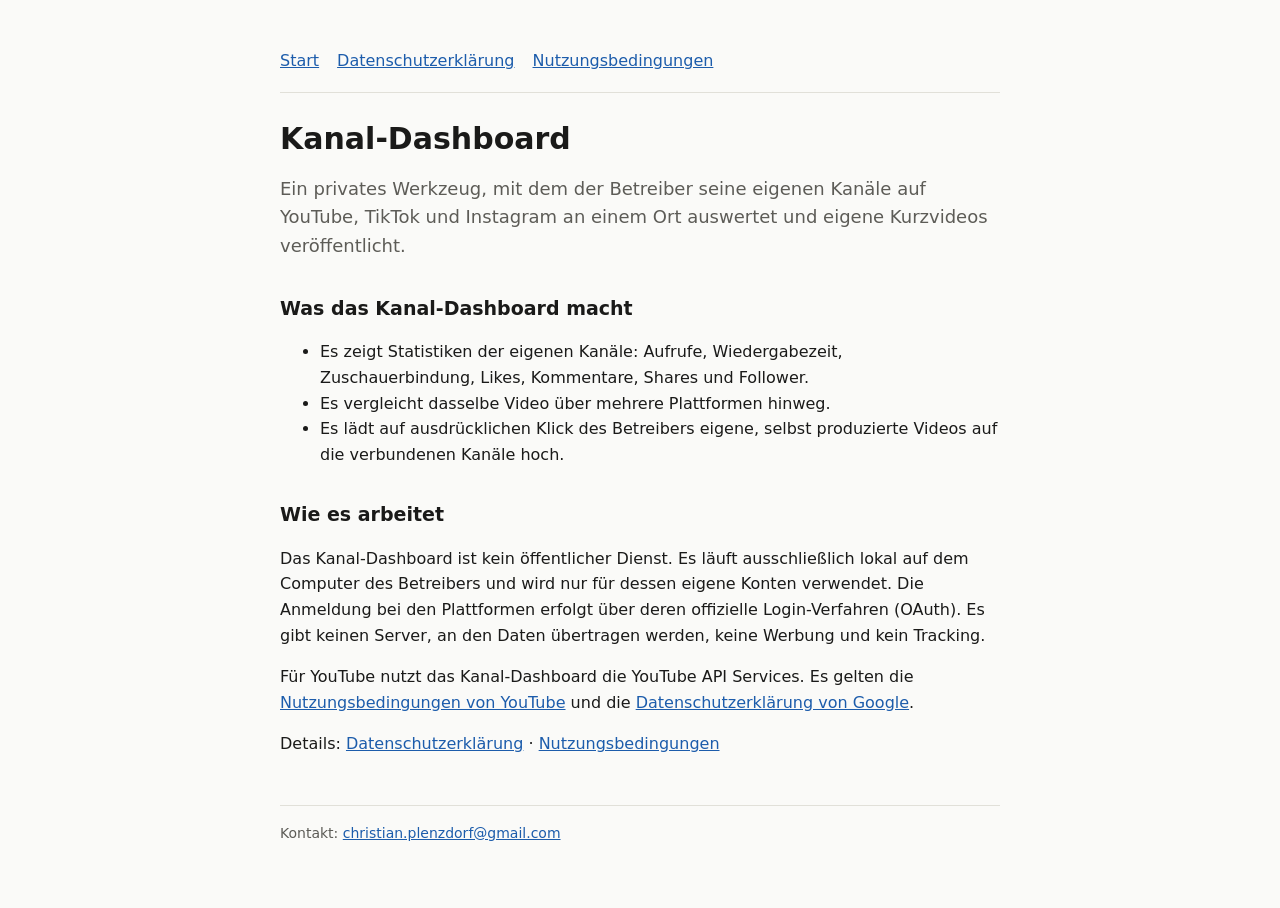
<file: index.html>
<!doctype html>
<html lang="de">
<head>
  <meta charset="utf-8">
  <meta name="viewport" content="width=device-width, initial-scale=1">
  <title>Kanal-Dashboard</title>
  <link rel="stylesheet" href="style.css">
</head>
<body>
<main>
  <nav><a href="./">Start</a><a href="datenschutz.html">Datenschutzerklärung</a><a href="nutzungsbedingungen.html">Nutzungsbedingungen</a></nav>
  <h1>Kanal-Dashboard</h1>
  <p class="lead">Ein privates Werkzeug, mit dem der Betreiber seine eigenen Kanäle auf YouTube, TikTok und Instagram an einem Ort auswertet
    und eigene Kurzvideos veröffentlicht.</p>

  <h2>Was das Kanal-Dashboard macht</h2>
  <ul>
    <li>Es zeigt Statistiken der eigenen Kanäle: Aufrufe, Wiedergabezeit, Zuschauerbindung, Likes, Kommentare, Shares und Follower.</li>
    <li>Es vergleicht dasselbe Video über mehrere Plattformen hinweg.</li>
    <li>Es lädt auf ausdrücklichen Klick des Betreibers eigene, selbst produzierte Videos auf die verbundenen Kanäle hoch.</li>
  </ul>

  <h2>Wie es arbeitet</h2>
  <p>Das Kanal-Dashboard ist kein öffentlicher Dienst. Es läuft ausschließlich lokal auf dem Computer des Betreibers und wird nur für
    dessen eigene Konten verwendet. Die Anmeldung bei den Plattformen erfolgt über deren offizielle Login-Verfahren (OAuth).
    Es gibt keinen Server, an den Daten übertragen werden, keine Werbung und kein Tracking.</p>
  <p>Für YouTube nutzt das Kanal-Dashboard die YouTube API Services. Es gelten die
    <a href="https://www.youtube.com/t/terms">Nutzungsbedingungen von YouTube</a> und die
    <a href="https://policies.google.com/privacy">Datenschutzerklärung von Google</a>.</p>

  <p>Details: <a href="datenschutz.html">Datenschutzerklärung</a> · <a href="nutzungsbedingungen.html">Nutzungsbedingungen</a></p>
  <footer>Kontakt: <a href="mailto:christian.plenzdorf@gmail.com">christian.plenzdorf@gmail.com</a></footer>
</main>
</body>
</html>
</file>
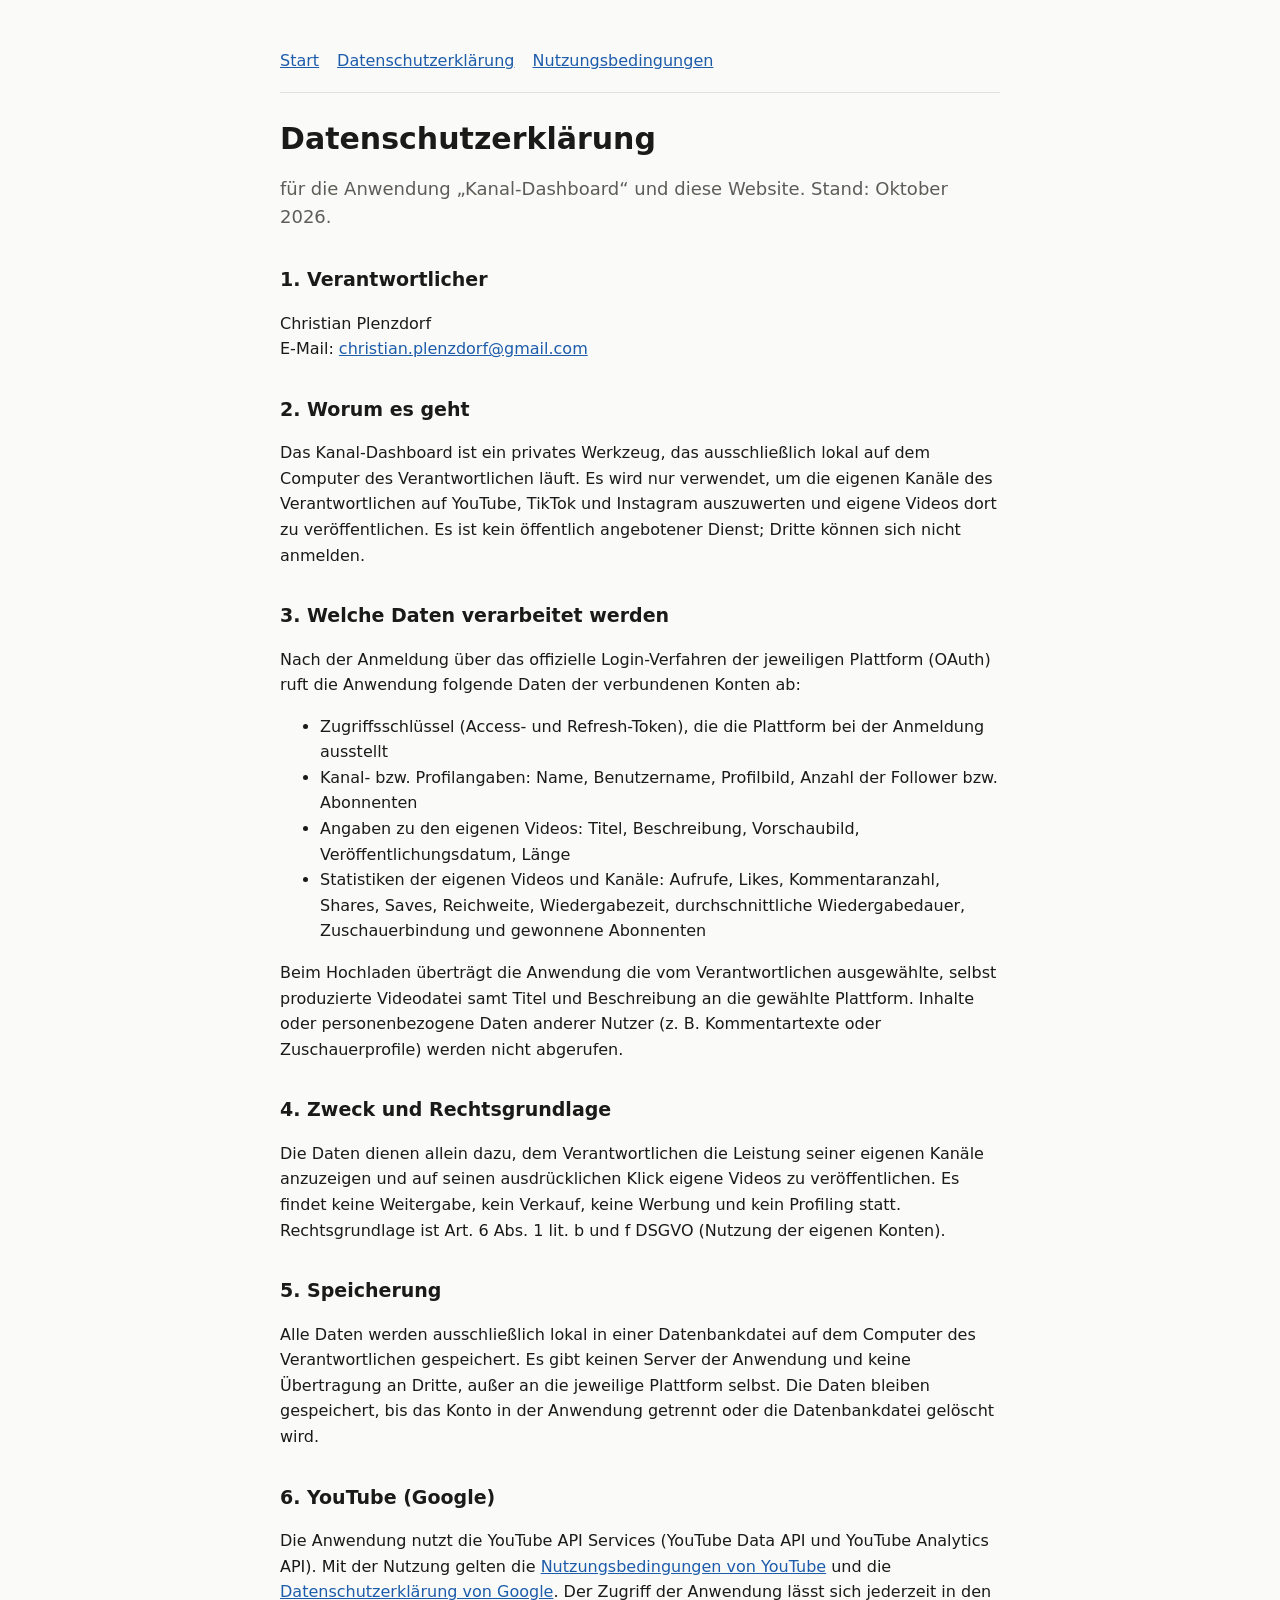
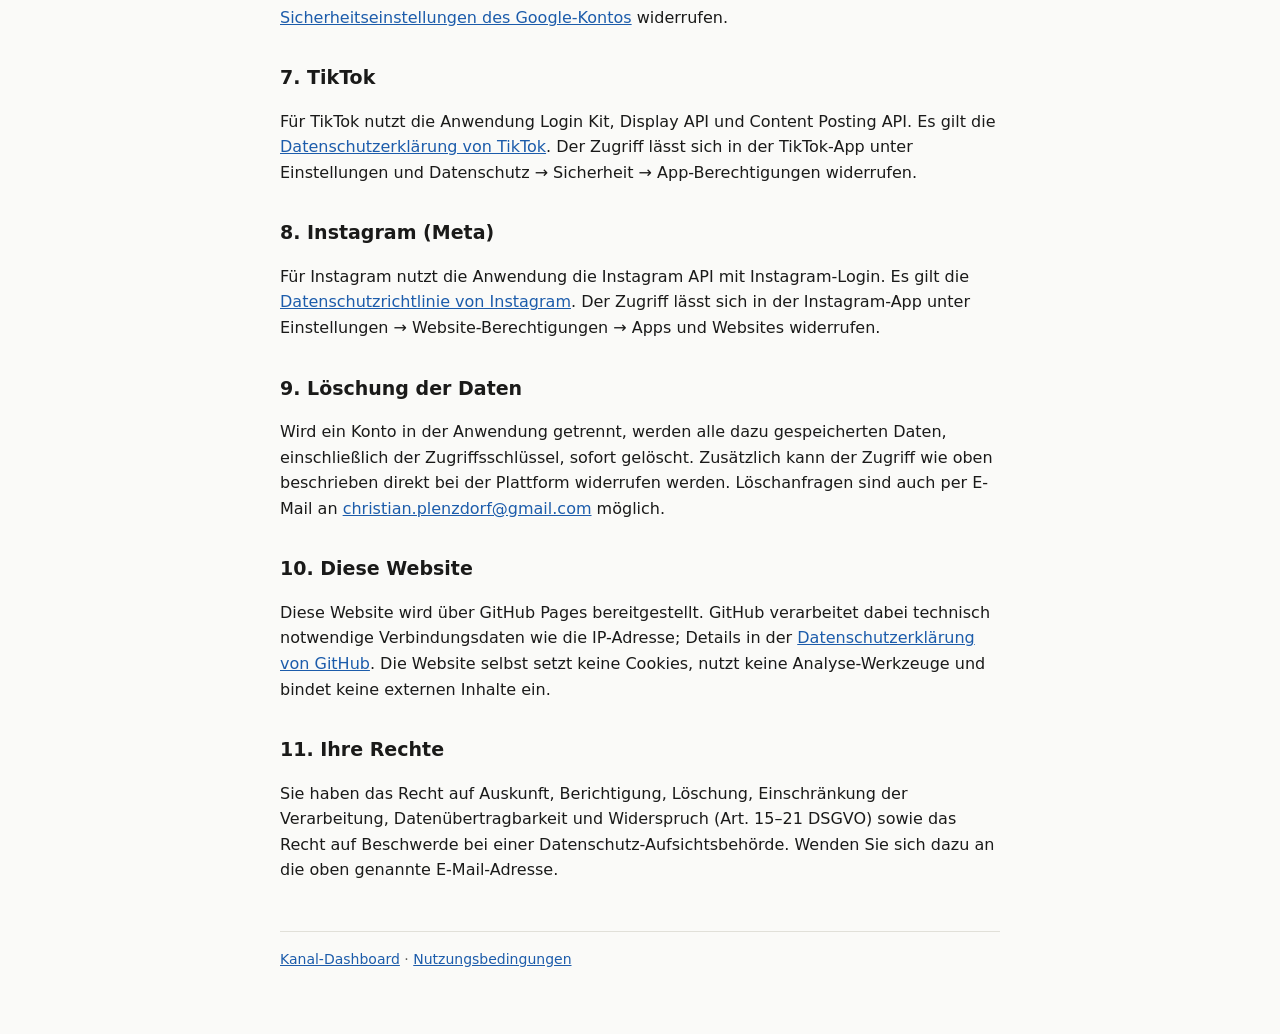
<file: datenschutz.html>
<!doctype html>
<html lang="de">
<head>
  <meta charset="utf-8">
  <meta name="viewport" content="width=device-width, initial-scale=1">
  <title>Datenschutzerklärung · Kanal-Dashboard</title>
  <link rel="stylesheet" href="style.css">
</head>
<body>
<main>
  <nav><a href="./">Start</a><a href="datenschutz.html">Datenschutzerklärung</a><a href="nutzungsbedingungen.html">Nutzungsbedingungen</a></nav>
  <h1>Datenschutzerklärung</h1>
  <p class="lead">für die Anwendung „Kanal-Dashboard“ und diese Website. Stand: Oktober 2026.</p>

  <h2>1. Verantwortlicher</h2>
  <p>Christian Plenzdorf<br>E-Mail: <a href="mailto:christian.plenzdorf@gmail.com">christian.plenzdorf@gmail.com</a></p>

  <h2>2. Worum es geht</h2>
  <p>Das Kanal-Dashboard ist ein privates Werkzeug, das ausschließlich lokal auf dem Computer des Verantwortlichen läuft. Es wird nur
    verwendet, um die eigenen Kanäle des Verantwortlichen auf YouTube, TikTok und Instagram auszuwerten und eigene Videos dort zu
    veröffentlichen. Es ist kein öffentlich angebotener Dienst; Dritte können sich nicht anmelden.</p>

  <h2>3. Welche Daten verarbeitet werden</h2>
  <p>Nach der Anmeldung über das offizielle Login-Verfahren der jeweiligen Plattform (OAuth) ruft die Anwendung folgende Daten der
    verbundenen Konten ab:</p>
  <ul>
    <li>Zugriffsschlüssel (Access- und Refresh-Token), die die Plattform bei der Anmeldung ausstellt</li>
    <li>Kanal- bzw. Profilangaben: Name, Benutzername, Profilbild, Anzahl der Follower bzw. Abonnenten</li>
    <li>Angaben zu den eigenen Videos: Titel, Beschreibung, Vorschaubild, Veröffentlichungsdatum, Länge</li>
    <li>Statistiken der eigenen Videos und Kanäle: Aufrufe, Likes, Kommentaranzahl, Shares, Saves, Reichweite,
      Wiedergabezeit, durchschnittliche Wiedergabedauer, Zuschauerbindung und gewonnene Abonnenten</li>
  </ul>
  <p>Beim Hochladen überträgt die Anwendung die vom Verantwortlichen ausgewählte, selbst produzierte Videodatei samt Titel und
    Beschreibung an die gewählte Plattform. Inhalte oder personenbezogene Daten anderer Nutzer (z. B. Kommentartexte oder
    Zuschauerprofile) werden nicht abgerufen.</p>

  <h2>4. Zweck und Rechtsgrundlage</h2>
  <p>Die Daten dienen allein dazu, dem Verantwortlichen die Leistung seiner eigenen Kanäle anzuzeigen und auf seinen ausdrücklichen
    Klick eigene Videos zu veröffentlichen. Es findet keine Weitergabe, kein Verkauf, keine Werbung und kein Profiling statt.
    Rechtsgrundlage ist Art. 6 Abs. 1 lit. b und f DSGVO (Nutzung der eigenen Konten).</p>

  <h2>5. Speicherung</h2>
  <p>Alle Daten werden ausschließlich lokal in einer Datenbankdatei auf dem Computer des Verantwortlichen gespeichert. Es gibt keinen
    Server der Anwendung und keine Übertragung an Dritte, außer an die jeweilige Plattform selbst. Die Daten bleiben gespeichert, bis
    das Konto in der Anwendung getrennt oder die Datenbankdatei gelöscht wird.</p>

  <h2>6. YouTube (Google)</h2>
  <p>Die Anwendung nutzt die YouTube API Services (YouTube Data API und YouTube Analytics API). Mit der Nutzung gelten die
    <a href="https://www.youtube.com/t/terms">Nutzungsbedingungen von YouTube</a> und die
    <a href="https://policies.google.com/privacy">Datenschutzerklärung von Google</a>.
    Der Zugriff der Anwendung lässt sich jederzeit in den
    <a href="https://security.google.com/settings/security/permissions">Sicherheitseinstellungen des Google-Kontos</a> widerrufen.</p>

  <h2>7. TikTok</h2>
  <p>Für TikTok nutzt die Anwendung Login Kit, Display API und Content Posting API. Es gilt die
    <a href="https://www.tiktok.com/legal/page/eea/privacy-policy/de">Datenschutzerklärung von TikTok</a>.
    Der Zugriff lässt sich in der TikTok-App unter Einstellungen und Datenschutz → Sicherheit → App-Berechtigungen widerrufen.</p>

  <h2>8. Instagram (Meta)</h2>
  <p>Für Instagram nutzt die Anwendung die Instagram API mit Instagram-Login. Es gilt die
    <a href="https://privacycenter.instagram.com/policy">Datenschutzrichtlinie von Instagram</a>.
    Der Zugriff lässt sich in der Instagram-App unter Einstellungen → Website-Berechtigungen → Apps und Websites widerrufen.</p>

  <h2 id="loeschung">9. Löschung der Daten</h2>
  <p>Wird ein Konto in der Anwendung getrennt, werden alle dazu gespeicherten Daten, einschließlich der Zugriffsschlüssel, sofort
    gelöscht. Zusätzlich kann der Zugriff wie oben beschrieben direkt bei der Plattform widerrufen werden. Löschanfragen sind auch
    per E-Mail an <a href="mailto:christian.plenzdorf@gmail.com">christian.plenzdorf@gmail.com</a> möglich.</p>

  <h2>10. Diese Website</h2>
  <p>Diese Website wird über GitHub Pages bereitgestellt. GitHub verarbeitet dabei technisch notwendige Verbindungsdaten wie die
    IP-Adresse; Details in der <a href="https://docs.github.com/de/site-policy/privacy-policies/github-general-privacy-statement">Datenschutzerklärung von GitHub</a>.
    Die Website selbst setzt keine Cookies, nutzt keine Analyse-Werkzeuge und bindet keine externen Inhalte ein.</p>

  <h2>11. Ihre Rechte</h2>
  <p>Sie haben das Recht auf Auskunft, Berichtigung, Löschung, Einschränkung der Verarbeitung, Datenübertragbarkeit und Widerspruch
    (Art. 15–21 DSGVO) sowie das Recht auf Beschwerde bei einer Datenschutz-Aufsichtsbehörde. Wenden Sie sich dazu an die oben
    genannte E-Mail-Adresse.</p>

  <footer><a href="./">Kanal-Dashboard</a> · <a href="nutzungsbedingungen.html">Nutzungsbedingungen</a></footer>
</main>
</body>
</html>
</file>
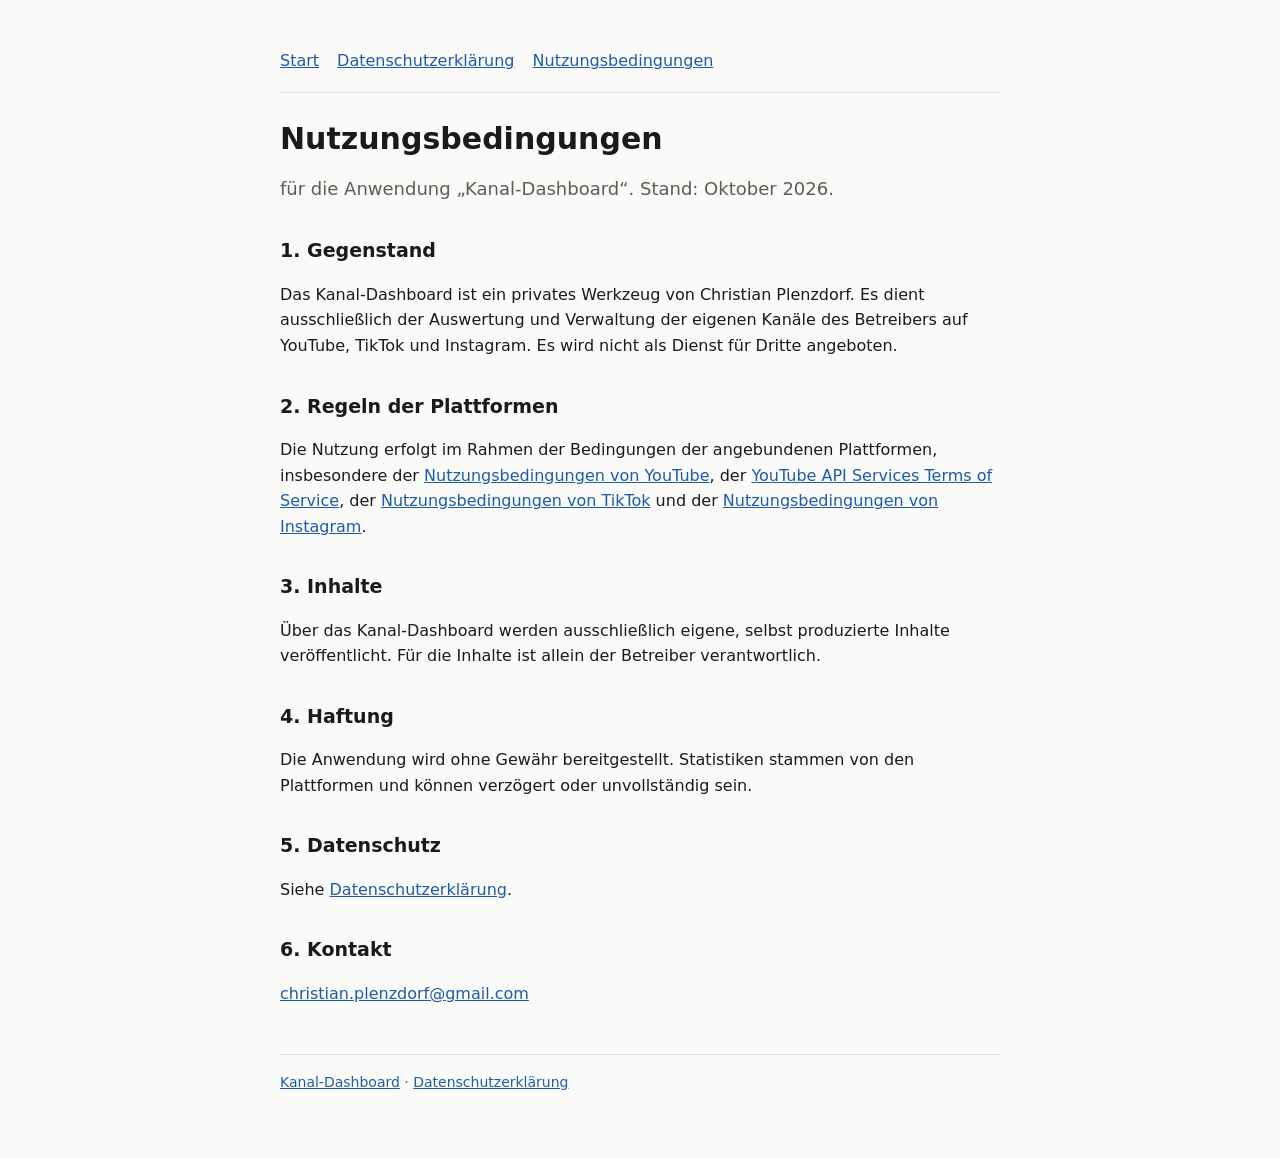
<file: nutzungsbedingungen.html>
<!doctype html>
<html lang="de">
<head>
  <meta charset="utf-8">
  <meta name="viewport" content="width=device-width, initial-scale=1">
  <title>Nutzungsbedingungen · Kanal-Dashboard</title>
  <link rel="stylesheet" href="style.css">
</head>
<body>
<main>
  <nav><a href="./">Start</a><a href="datenschutz.html">Datenschutzerklärung</a><a href="nutzungsbedingungen.html">Nutzungsbedingungen</a></nav>
  <h1>Nutzungsbedingungen</h1>
  <p class="lead">für die Anwendung „Kanal-Dashboard“. Stand: Oktober 2026.</p>

  <h2>1. Gegenstand</h2>
  <p>Das Kanal-Dashboard ist ein privates Werkzeug von Christian Plenzdorf. Es dient ausschließlich der Auswertung und Verwaltung der
    eigenen Kanäle des Betreibers auf YouTube, TikTok und Instagram. Es wird nicht als Dienst für Dritte angeboten.</p>

  <h2>2. Regeln der Plattformen</h2>
  <p>Die Nutzung erfolgt im Rahmen der Bedingungen der angebundenen Plattformen, insbesondere der
    <a href="https://www.youtube.com/t/terms">Nutzungsbedingungen von YouTube</a>, der
    <a href="https://developers.google.com/youtube/terms/api-services-terms-of-service">YouTube API Services Terms of Service</a>, der
    <a href="https://www.tiktok.com/legal/page/eea/terms-of-service/de">Nutzungsbedingungen von TikTok</a> und der
    <a href="https://help.instagram.com/581066165581870">Nutzungsbedingungen von Instagram</a>.</p>

  <h2>3. Inhalte</h2>
  <p>Über das Kanal-Dashboard werden ausschließlich eigene, selbst produzierte Inhalte veröffentlicht. Für die Inhalte ist allein der
    Betreiber verantwortlich.</p>

  <h2>4. Haftung</h2>
  <p>Die Anwendung wird ohne Gewähr bereitgestellt. Statistiken stammen von den Plattformen und können verzögert oder unvollständig sein.</p>

  <h2>5. Datenschutz</h2>
  <p>Siehe <a href="datenschutz.html">Datenschutzerklärung</a>.</p>

  <h2>6. Kontakt</h2>
  <p><a href="mailto:christian.plenzdorf@gmail.com">christian.plenzdorf@gmail.com</a></p>

  <footer><a href="./">Kanal-Dashboard</a> · <a href="datenschutz.html">Datenschutzerklärung</a></footer>
</main>
</body>
</html>
</file>
<file: style.css>
:root { color-scheme: light dark; --bg: #fafaf8; --text: #1a1a19; --muted: #5d5c57; --link: #1c5cab; --line: #e1e0d9; }
@media (prefers-color-scheme: dark) { :root { --bg: #151514; --text: #f1f1ee; --muted: #b5b4ab; --link: #86b6ef; --line: #2c2c2a; } }
body { margin: 0; background: var(--bg); color: var(--text); font: 16px/1.6 "Segoe UI", system-ui, -apple-system, Roboto, sans-serif; }
main { max-width: 720px; margin: 0 auto; padding: 48px 20px 64px; }
h1 { font-size: 30px; line-height: 1.2; margin: 0 0 8px; }
h2 { font-size: 19px; margin: 32px 0 8px; }
p, li { color: var(--text); }
.lead { color: var(--muted); font-size: 18px; }
a { color: var(--link); }
nav { display: flex; gap: 18px; flex-wrap: wrap; padding-bottom: 18px; margin-bottom: 28px; border-bottom: 1px solid var(--line); }
footer { margin-top: 48px; padding-top: 16px; border-top: 1px solid var(--line); color: var(--muted); font-size: 14px; }
</file>
